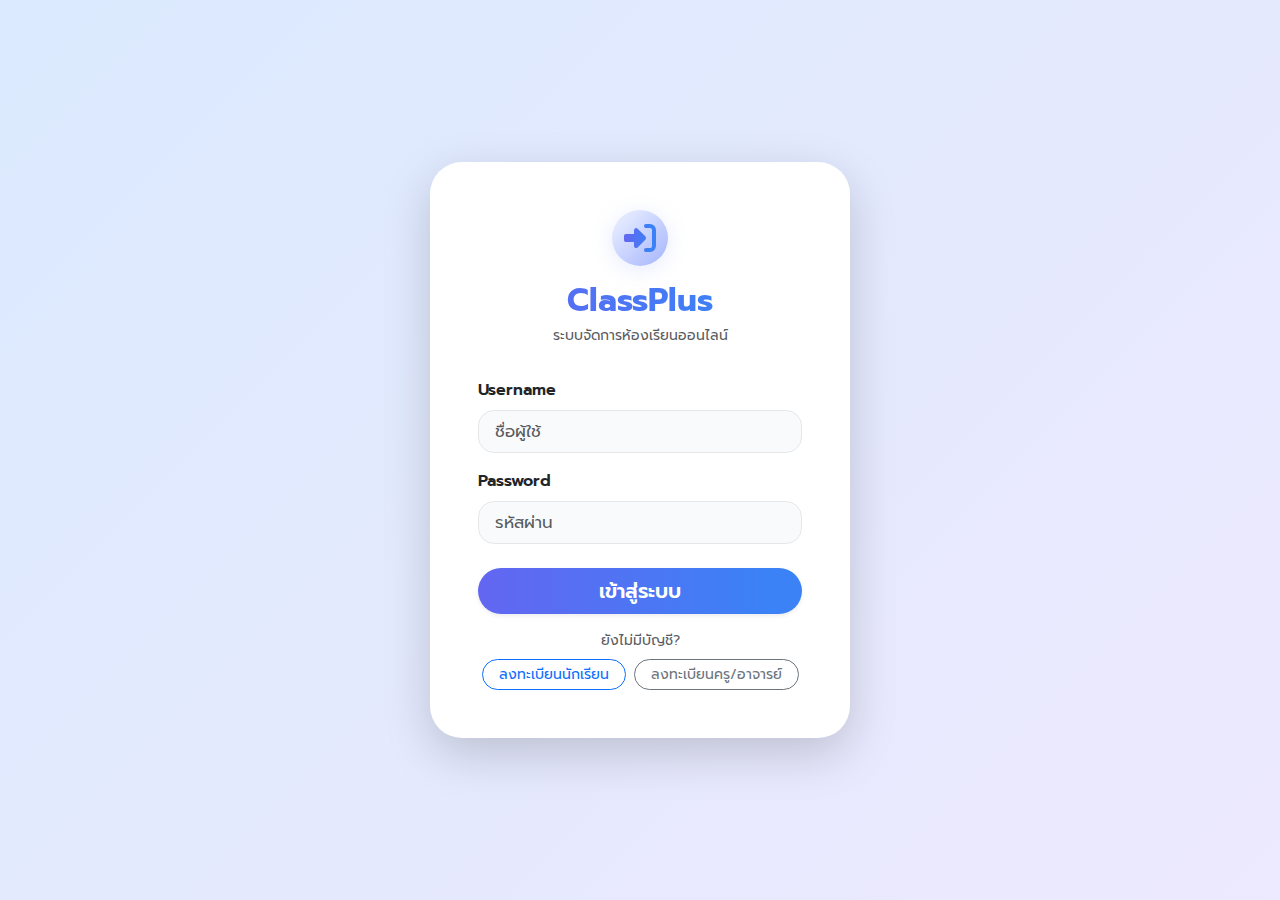
<file: index.html>
<!DOCTYPE html>
<html lang="th">

<head>
    <meta charset="UTF-8">
    <meta name="viewport" content="width=device-width, initial-scale=1">
    <title>ClassPlus | เข้าสู่ระบบ</title>
    <!-- Bootstrap 5 -->
    <link href="https://cdn.jsdelivr.net/npm/bootstrap@5.3.3/dist/css/bootstrap.min.css" rel="stylesheet">
    <!-- Google Font: Prompt -->
    <link href="https://fonts.googleapis.com/css2?family=Prompt:wght@400;600&display=swap" rel="stylesheet">
    <!-- Custom CSS -->
    <link href="assets/css/style.css" rel="stylesheet">
    <!-- [Option] ไอคอน FontAwesome -->
    <link rel="stylesheet" href="https://cdnjs.cloudflare.com/ajax/libs/font-awesome/6.5.0/css/all.min.css" />
</head>

<body class="bg-soft-gradient">
    <div class="container d-flex justify-content-center align-items-center min-vh-100">
        <div class="card p-5 shadow-lg rounded-5 soft-card w-100" style="max-width: 420px;">
            <div class="mb-4 text-center">
                <div class="icon-circle mb-3">
                    <i class="fa-solid fa-right-to-bracket fa-2x text-gradient"></i>
                </div>
                <h2 class="fw-bold mb-1 text-gradient">ClassPlus</h2>
                <div class="small text-muted mb-2">ระบบจัดการห้องเรียนออนไลน์</div>
            </div>
            <form id="loginForm" autocomplete="off" class="mb-3">
                <div class="mb-3">
                    <label for="username" class="form-label">Username</label>
                    <input type="text" class="form-control form-control-lg" id="username" name="username" required
                        placeholder="ชื่อผู้ใช้">
                </div>
                <div class="mb-3">
                    <label for="password" class="form-label">Password</label>
                    <input type="password" class="form-control form-control-lg" id="password" name="password" required
                        placeholder="รหัสผ่าน">
                </div>
                <button type="submit" class="btn btn-gradient btn-lg w-100 shadow-sm mt-2">เข้าสู่ระบบ</button>
            </form>
            <div class="text-center">
                <div class="mb-2 text-muted small">ยังไม่มีบัญชี?</div>
                <div class="d-flex gap-2 flex-column flex-md-row justify-content-center">
                    <a href="register-student.html"
                        class="btn btn-outline-primary btn-sm rounded-pill px-3">ลงทะเบียนนักเรียน</a>
                    <a href="register-teacher.html"
                        class="btn btn-outline-secondary btn-sm rounded-pill px-3">ลงทะเบียนครู/อาจารย์</a>
                </div>
            </div>
        </div>
    </div>
    <!-- Bootstrap 5 JS -->
    <script src="https://cdn.jsdelivr.net/npm/bootstrap@5.3.3/dist/js/bootstrap.bundle.min.js"></script>
    <!-- Custom JS -->
    <script src="assets/js/main.js"></script>
</body>

</html>
</file>
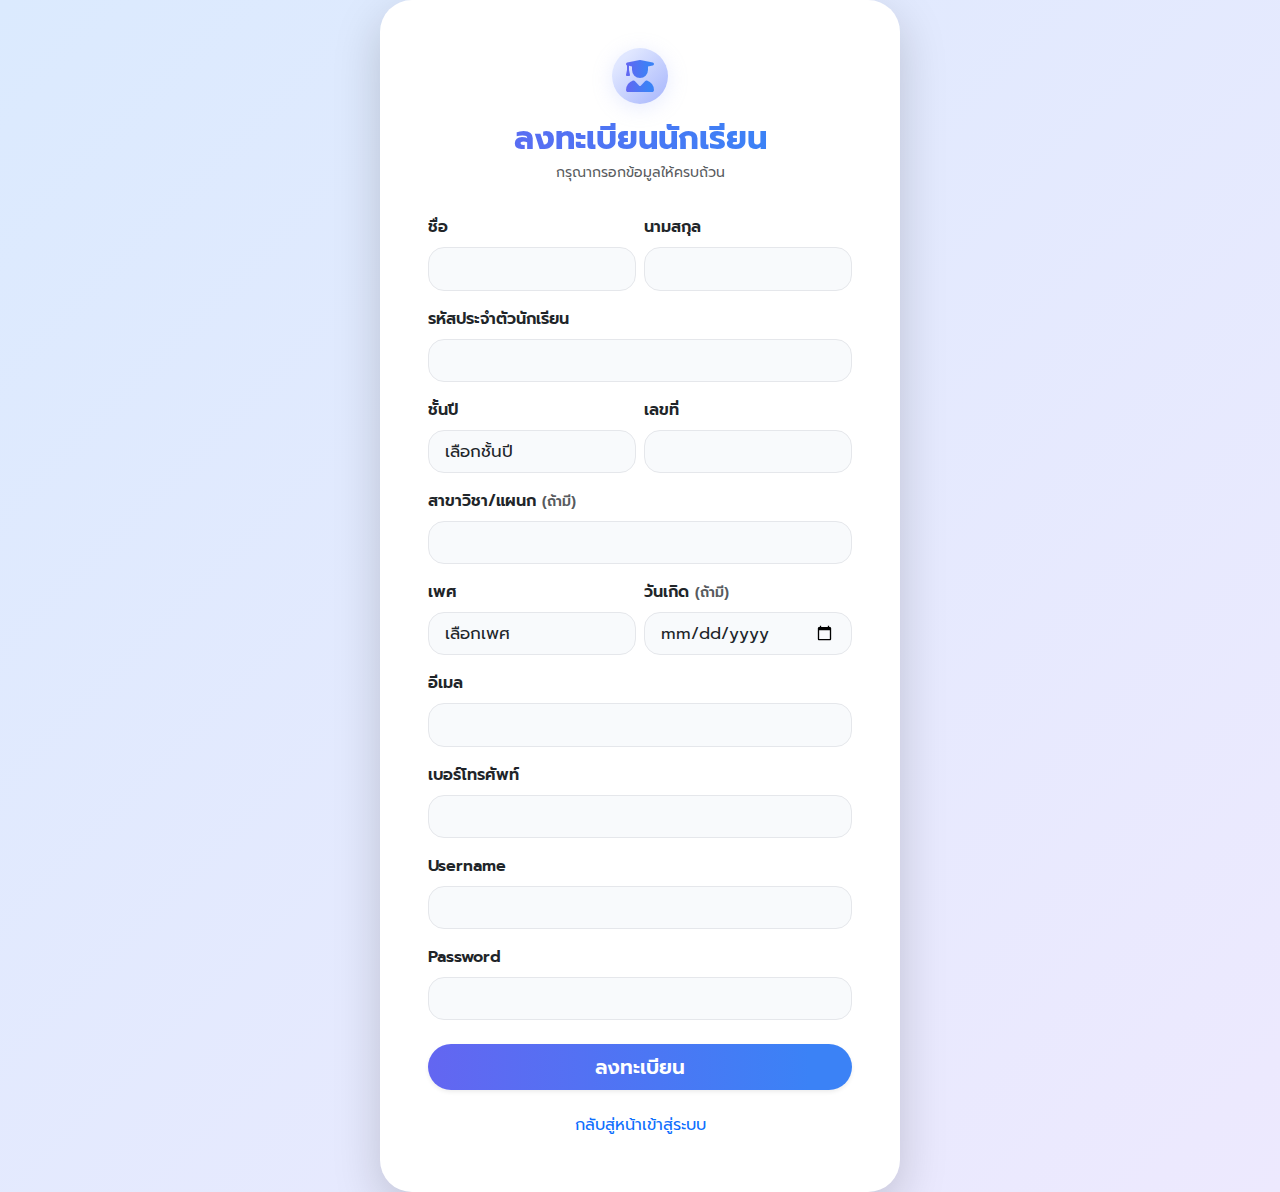
<file: register-student.html>
<!DOCTYPE html>
<html lang="th">

<head>
    <meta charset="UTF-8">
    <meta name="viewport" content="width=device-width, initial-scale=1">
    <title>ClassPlus | ลงทะเบียนนักเรียน</title>
    <!-- Bootstrap 5 -->
    <link href="https://cdn.jsdelivr.net/npm/bootstrap@5.3.3/dist/css/bootstrap.min.css" rel="stylesheet">
    <!-- Google Font: Prompt -->
    <link href="https://fonts.googleapis.com/css2?family=Prompt:wght@400;600&display=swap" rel="stylesheet">
    <!-- Custom CSS -->
    <link href="assets/css/style.css" rel="stylesheet">
    <!-- [Option] ใส่ไอคอน fontawesome -->
    <link rel="stylesheet" href="https://cdnjs.cloudflare.com/ajax/libs/font-awesome/6.5.0/css/all.min.css" />
</head>

<body class="bg-soft-gradient">
    <div class="container d-flex justify-content-center align-items-center min-vh-100">
        <div class="card p-5 shadow-lg rounded-5 soft-card w-100" style="max-width:520px;">
            <div class="mb-4 text-center">
                <div class="icon-circle mb-3">
                    <i class="fa-solid fa-user-graduate fa-2x text-gradient"></i>
                </div>
                <h2 class="fw-bold mb-1 text-gradient">ลงทะเบียนนักเรียน</h2>
                <div class="small text-muted mb-2">กรุณากรอกข้อมูลให้ครบถ้วน</div>
            </div>
            <form id="registerStudentForm" autocomplete="off">
                <div class="row g-2">
                    <div class="col-md-6 mb-3">
                        <label for="firstname" class="form-label">ชื่อ</label>
                        <input type="text" class="form-control form-control-lg" id="firstname" name="firstname"
                            required>
                    </div>
                    <div class="col-md-6 mb-3">
                        <label for="lastname" class="form-label">นามสกุล</label>
                        <input type="text" class="form-control form-control-lg" id="lastname" name="lastname" required>
                    </div>
                </div>
                <div class="mb-3">
                    <label for="studentId" class="form-label">รหัสประจำตัวนักเรียน</label>
                    <input type="text" class="form-control form-control-lg" id="studentId" name="studentId" required>
                </div>
                <div class="row g-2">
                    <div class="col-md-6 mb-3">
                        <label for="year" class="form-label">ชั้นปี</label>
                        <select class="form-select form-select-lg" id="year" name="year" required>
                            <option value="" selected disabled>เลือกชั้นปี</option>
                            <option>1</option>
                            <option>2</option>
                            <option>3</option>
                            <option>4</option>
                            <option>5</option>
                            <option>6</option>
                        </select>
                    </div>
                    <div class="col-md-6 mb-3">
                        <label for="roomNo" class="form-label">เลขที่</label>
                        <input type="number" min="1" class="form-control form-control-lg" id="roomNo" name="roomNo"
                            required>
                    </div>
                </div>
                <div class="mb-3">
                    <label for="department" class="form-label">สาขาวิชา/แผนก <span
                            class="text-muted small">(ถ้ามี)</span></label>
                    <input type="text" class="form-control form-control-lg" id="department" name="department">
                </div>
                <div class="row g-2">
                    <div class="col-md-6 mb-3">
                        <label for="gender" class="form-label">เพศ</label>
                        <select class="form-select form-select-lg" id="gender" name="gender">
                            <option value="" selected disabled>เลือกเพศ</option>
                            <option>ชาย</option>
                            <option>หญิง</option>
                            <option>อื่น ๆ</option>
                            <option>ไม่ระบุ</option>
                        </select>
                    </div>
                    <div class="col-md-6 mb-3">
                        <label for="birthdate" class="form-label">วันเกิด <span
                                class="text-muted small">(ถ้ามี)</span></label>
                        <input type="date" class="form-control form-control-lg" id="birthdate" name="birthdate">
                    </div>
                </div>
                <div class="mb-3">
                    <label for="email" class="form-label">อีเมล</label>
                    <input type="email" class="form-control form-control-lg" id="email" name="email" required>
                </div>
                <div class="mb-3">
                    <label for="phone" class="form-label">เบอร์โทรศัพท์</label>
                    <input type="tel" class="form-control form-control-lg" id="phone" name="phone"
                        pattern="^[0-9]{9,10}$" maxlength="10" required>
                </div>
                <div class="mb-3">
                    <label for="username" class="form-label">Username</label>
                    <input type="text" class="form-control form-control-lg" id="username" name="username" required>
                </div>
                <div class="mb-3">
                    <label for="password" class="form-label">Password</label>
                    <input type="password" class="form-control form-control-lg" id="password" name="password" required
                        minlength="6">
                </div>
                <button type="submit" class="btn btn-gradient btn-lg w-100 shadow-sm mt-2">ลงทะเบียน</button>
            </form>
            <div class="text-center mt-3">
                <a href="index.html" class="btn btn-link text-decoration-none">กลับสู่หน้าเข้าสู่ระบบ</a>
            </div>
        </div>
    </div>
    <script src="https://cdn.jsdelivr.net/npm/bootstrap@5.3.3/dist/js/bootstrap.bundle.min.js"></script>
    <script src="assets/js/register-student.js"></script>
</body>

</html>
</file>
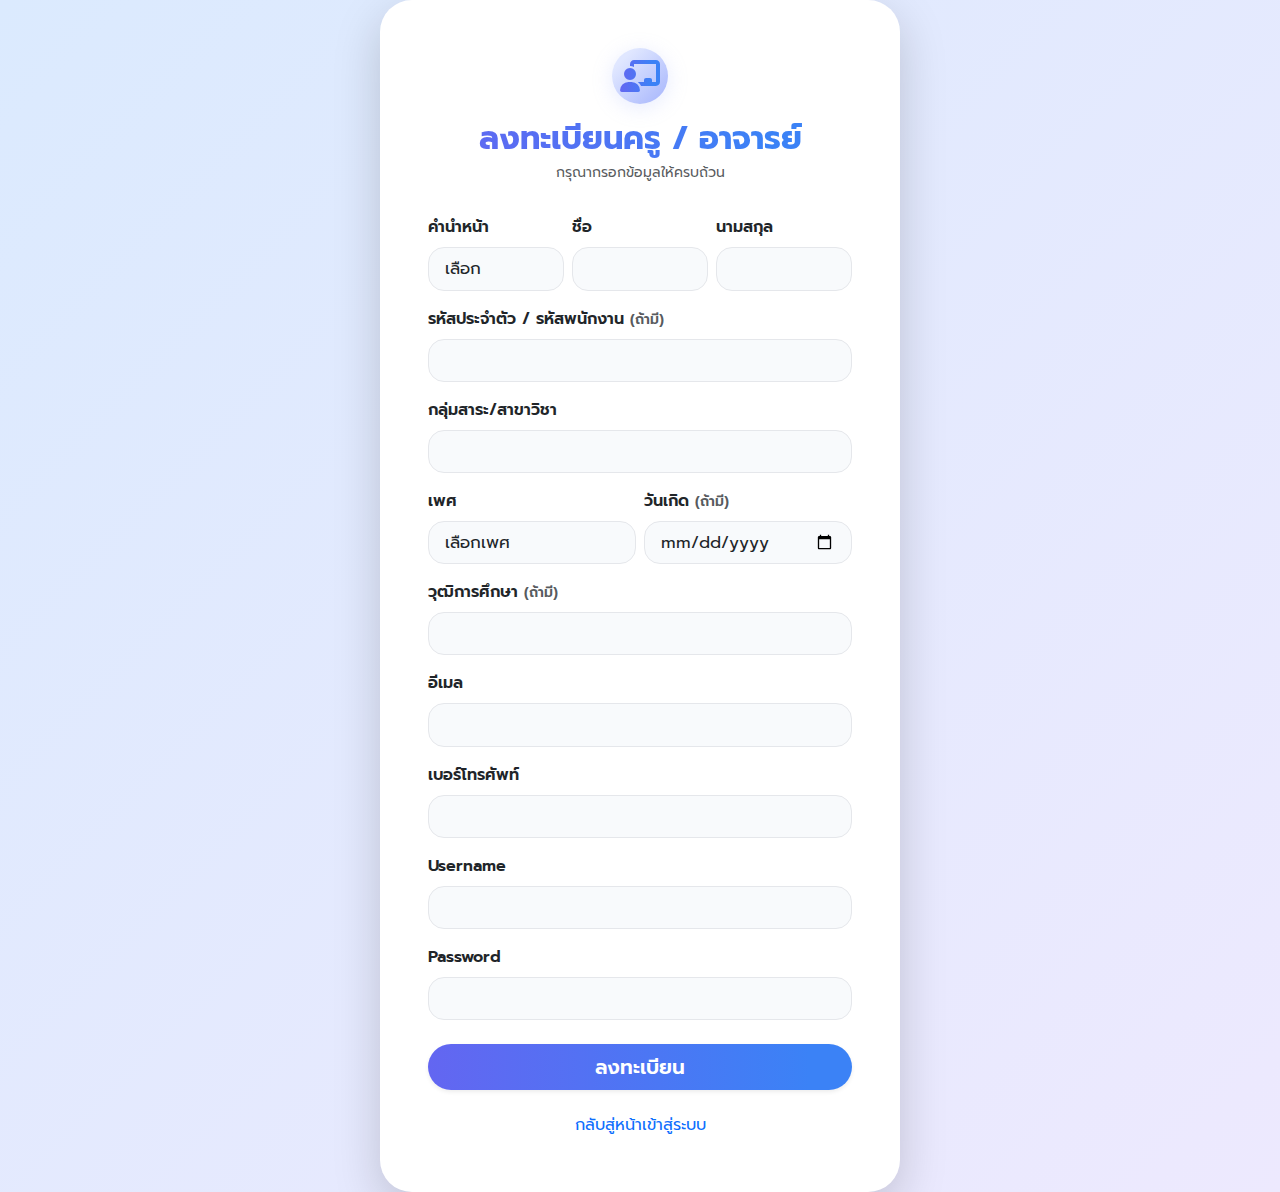
<file: register-teacher.html>
<!DOCTYPE html>
<html lang="th">

<head>
    <meta charset="UTF-8">
    <meta name="viewport" content="width=device-width, initial-scale=1">
    <title>ClassPlus | ลงทะเบียนครู/อาจารย์</title>
    <!-- Bootstrap 5 -->
    <link href="https://cdn.jsdelivr.net/npm/bootstrap@5.3.3/dist/css/bootstrap.min.css" rel="stylesheet">
    <!-- Google Font: Prompt -->
    <link href="https://fonts.googleapis.com/css2?family=Prompt:wght@400;600&display=swap" rel="stylesheet">
    <!-- Custom CSS -->
    <link href="assets/css/style.css" rel="stylesheet">
    <!-- ไอคอน FontAwesome -->
    <link rel="stylesheet" href="https://cdnjs.cloudflare.com/ajax/libs/font-awesome/6.5.0/css/all.min.css" />
</head>

<body class="bg-soft-gradient">
    <div class="container d-flex justify-content-center align-items-center min-vh-100">
        <div class="card p-5 shadow-lg rounded-5 soft-card w-100" style="max-width:520px;">
            <div class="mb-4 text-center">
                <div class="icon-circle mb-3">
                    <i class="fa-solid fa-chalkboard-user fa-2x text-gradient"></i>
                </div>
                <h2 class="fw-bold mb-1 text-gradient">ลงทะเบียนครู / อาจารย์</h2>
                <div class="small text-muted mb-2">กรุณากรอกข้อมูลให้ครบถ้วน</div>
            </div>
            <form id="registerTeacherForm" autocomplete="off">
                <div class="row g-2">
                    <div class="col-md-4 mb-3">
                        <label for="prefix" class="form-label">คำนำหน้า</label>
                        <select class="form-select form-select-lg" id="prefix" name="prefix" required>
                            <option value="" selected disabled>เลือก</option>
                            <option>อ.</option>
                            <option>ดร.</option>
                            <option>นาย</option>
                            <option>นาง</option>
                            <option>นางสาว</option>
                            <option>Mr.</option>
                            <option>Ms.</option>
                            <option>Dr.</option>
                            <option>อื่น ๆ</option>
                        </select>
                    </div>
                    <div class="col-md-4 mb-3">
                        <label for="firstname" class="form-label">ชื่อ</label>
                        <input type="text" class="form-control form-control-lg" id="firstname" name="firstname"
                            required>
                    </div>
                    <div class="col-md-4 mb-3">
                        <label for="lastname" class="form-label">นามสกุล</label>
                        <input type="text" class="form-control form-control-lg" id="lastname" name="lastname" required>
                    </div>
                </div>
                <div class="mb-3">
                    <label for="teacherId" class="form-label">รหัสประจำตัว / รหัสพนักงาน <span
                            class="text-muted small">(ถ้ามี)</span></label>
                    <input type="text" class="form-control form-control-lg" id="teacherId" name="teacherId">
                </div>
                <div class="mb-3">
                    <label for="department" class="form-label">กลุ่มสาระ/สาขาวิชา</label>
                    <input type="text" class="form-control form-control-lg" id="department" name="department" required>
                </div>
                <div class="row g-2">
                    <div class="col-md-6 mb-3">
                        <label for="gender" class="form-label">เพศ</label>
                        <select class="form-select form-select-lg" id="gender" name="gender">
                            <option value="" selected disabled>เลือกเพศ</option>
                            <option>ชาย</option>
                            <option>หญิง</option>
                            <option>อื่น ๆ</option>
                            <option>ไม่ระบุ</option>
                        </select>
                    </div>
                    <div class="col-md-6 mb-3">
                        <label for="birthdate" class="form-label">วันเกิด <span
                                class="text-muted small">(ถ้ามี)</span></label>
                        <input type="date" class="form-control form-control-lg" id="birthdate" name="birthdate">
                    </div>
                </div>
                <div class="mb-3">
                    <label for="education" class="form-label">วุฒิการศึกษา <span
                            class="text-muted small">(ถ้ามี)</span></label>
                    <input type="text" class="form-control form-control-lg" id="education" name="education">
                </div>
                <div class="mb-3">
                    <label for="email" class="form-label">อีเมล</label>
                    <input type="email" class="form-control form-control-lg" id="email" name="email" required>
                </div>
                <div class="mb-3">
                    <label for="phone" class="form-label">เบอร์โทรศัพท์</label>
                    <input type="tel" class="form-control form-control-lg" id="phone" name="phone"
                        pattern="^[0-9]{9,10}$" maxlength="10" required>
                </div>
                <div class="mb-3">
                    <label for="username" class="form-label">Username</label>
                    <input type="text" class="form-control form-control-lg" id="username" name="username" required>
                </div>
                <div class="mb-3">
                    <label for="password" class="form-label">Password</label>
                    <input type="password" class="form-control form-control-lg" id="password" name="password" required
                        minlength="6">
                </div>
                <button type="submit" class="btn btn-gradient btn-lg w-100 shadow-sm mt-2">ลงทะเบียน</button>
            </form>
            <div class="text-center mt-3">
                <a href="index.html" class="btn btn-link text-decoration-none">กลับสู่หน้าเข้าสู่ระบบ</a>
            </div>
        </div>
    </div>
    <script src="https://cdn.jsdelivr.net/npm/bootstrap@5.3.3/dist/js/bootstrap.bundle.min.js"></script>
    <script src="assets/js/register-teacher.js"></script>
</body>

</html>
</file>
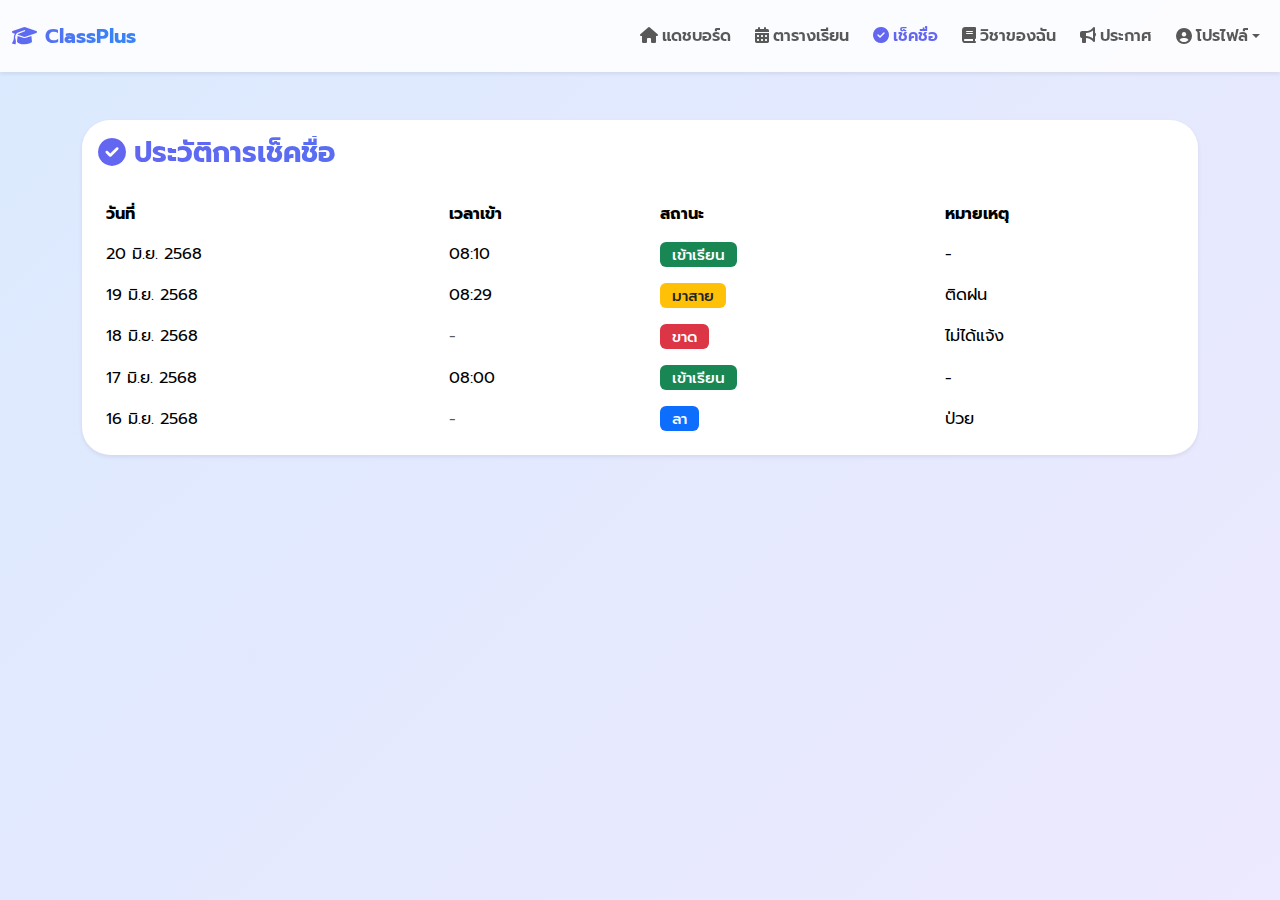
<file: student-attendance.html>
<!DOCTYPE html>
<html lang="th">

<head>
    <meta charset="UTF-8">
    <meta name="viewport" content="width=device-width, initial-scale=1">
    <title>ClassPlus | เช็คชื่อ</title>
    <link href="https://cdn.jsdelivr.net/npm/bootstrap@5.3.3/dist/css/bootstrap.min.css" rel="stylesheet">
    <link href="https://fonts.googleapis.com/css2?family=Prompt:wght@400;600&display=swap" rel="stylesheet">
    <link href="assets/css/student-dashboard.css" rel="stylesheet">
    <link rel="stylesheet" href="https://cdnjs.cloudflare.com/ajax/libs/font-awesome/6.5.0/css/all.min.css" />
</head>

<body class="bg-soft-gradient">

    <!-- Navbar -->
    <nav class="navbar navbar-expand-lg navbar-light soft-navbar shadow-sm py-3">
        <div class="container-fluid">
            <a class="navbar-brand text-gradient fw-bold" href="#">
                <i class="fa-solid fa-graduation-cap me-2"></i>ClassPlus
            </a>
            <button class="navbar-toggler" type="button" data-bs-toggle="collapse" data-bs-target="#navbarStudent"
                aria-controls="navbarStudent" aria-expanded="false" aria-label="Toggle navigation">
                <span class="navbar-toggler-icon"></span>
            </button>
            <div class="collapse navbar-collapse" id="navbarStudent">
                <ul class="navbar-nav ms-auto mb-2 mb-lg-0 align-items-lg-center gap-lg-2">
                    <li class="nav-item">
                        <a class="nav-link" href="student-dashboard.html"><i
                                class="fa-solid fa-home me-1"></i>แดชบอร์ด</a>
                    </li>
                    <li class="nav-item">
                        <a class="nav-link" href="student-schedule.html"><i
                                class="fa-solid fa-calendar-days me-1"></i>ตารางเรียน</a>
                    </li>
                    <li class="nav-item">
                        <a class="nav-link active" href="student-attendance.html"><i
                                class="fa-solid fa-check-circle me-1"></i>เช็คชื่อ</a>
                    </li>
                    <li class="nav-item">
                        <a class="nav-link" href="student-subjects.html"><i
                                class="fa-solid fa-book me-1"></i>วิชาของฉัน</a>
                    </li>
                    <li class="nav-item">
                        <a class="nav-link" href="student-announcements.html"><i
                                class="fa-solid fa-bullhorn me-1"></i>ประกาศ</a>
                    </li>
                    <li class="nav-item dropdown">
                        <a class="nav-link dropdown-toggle d-flex align-items-center" href="#" id="profileMenu"
                            role="button" data-bs-toggle="dropdown" aria-expanded="false">
                            <i class="fa-solid fa-user-circle me-1"></i>โปรไฟล์
                        </a>
                        <ul class="dropdown-menu dropdown-menu-end" aria-labelledby="profileMenu">
                            <li><a class="dropdown-item" href="student-profile.html"><i
                                        class="fa-solid fa-id-card me-1"></i>ข้อมูลส่วนตัว</a></li>
                            <li>
                                <hr class="dropdown-divider">
                            </li>
                            <li><a class="dropdown-item text-danger" href="index.html"><i
                                        class="fa-solid fa-right-from-bracket me-1"></i>ออกจากระบบ</a></li>
                        </ul>
                    </li>
                </ul>
            </div>
        </div>
    </nav>

    <main class="container py-5">
        <div class="row">
            <div class="col-12">
                <div class="card soft-card shadow-sm">
                    <div class="card-body">
                        <h3 class="text-gradient fw-bold mb-4"><i
                                class="fa-solid fa-check-circle me-2"></i>ประวัติการเช็คชื่อ</h3>
                        <div class="table-responsive">
                            <table class="table table-borderless align-middle mb-0">
                                <thead>
                                    <tr>
                                        <th>วันที่</th>
                                        <th>เวลาเข้า</th>
                                        <th>สถานะ</th>
                                        <th>หมายเหตุ</th>
                                    </tr>
                                </thead>
                                <tbody id="attendanceTable">
                                    <!-- JS render -->
                                </tbody>
                            </table>
                        </div>
                    </div>
                </div>
            </div>
        </div>
    </main>
    <script src="https://cdn.jsdelivr.net/npm/bootstrap@5.3.3/dist/js/bootstrap.bundle.min.js"></script>
    <script src="assets/js/student-attendance.js"></script>
</body>

</html>
</file>
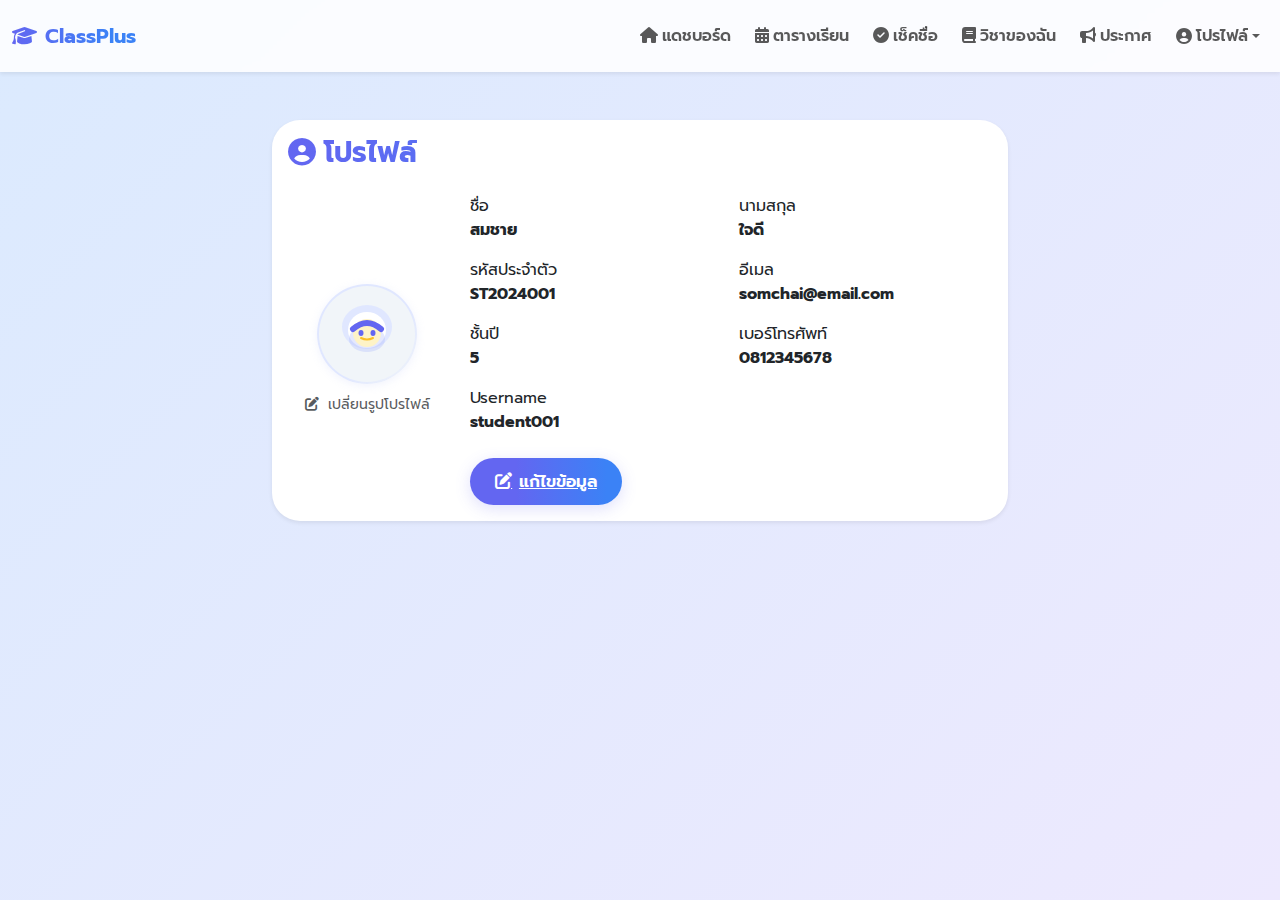
<file: student-profile.html>
<!DOCTYPE html>
<html lang="th">

<head>
    <meta charset="UTF-8">
    <meta name="viewport" content="width=device-width, initial-scale=1">
    <title>ClassPlus | โปรไฟล์นักเรียน</title>
    <link href="https://cdn.jsdelivr.net/npm/bootstrap@5.3.3/dist/css/bootstrap.min.css" rel="stylesheet">
    <link href="https://fonts.googleapis.com/css2?family=Prompt:wght@400;600&display=swap" rel="stylesheet">
    <link href="assets/css/student-dashboard.css" rel="stylesheet">
    <link rel="stylesheet" href="https://cdnjs.cloudflare.com/ajax/libs/font-awesome/6.5.0/css/all.min.css" />
    <style>
        .avatar-svg {
            display: inline-block;
            width: 100px;
            height: 100px;
            border-radius: 50%;
            background: linear-gradient(135deg, #e0e7ff 60%, #f1f5f9 100%);
            box-shadow: 0 2px 8px #b6c1f530;
            overflow: hidden;
            margin-bottom: 6px;
        }

        .avatar-upload {
            display: flex;
            justify-content: center;
            align-items: center;
            cursor: pointer;
            transition: filter .2s;
        }

        .avatar-upload:hover {
            filter: brightness(0.93);
        }

        .edit-btn {
            display: inline-flex;
            align-items: center;
            gap: 0.4em;
            background: linear-gradient(90deg, #6366f1 30%, #3b82f6 90%);
            color: #fff !important;
            border: none;
            border-radius: 2em;
            font-weight: 600;
            padding: .65em 1.5em;
            font-size: 1.05em;
            box-shadow: 0 4px 16px #6366f133;
            transition: background 0.19s, box-shadow 0.19s, transform 0.13s;
        }

        .edit-btn:hover,
        .edit-btn:focus {
            background: linear-gradient(90deg, #3b82f6 30%, #6366f1 90%);
            box-shadow: 0 6px 22px #6366f12a;
            color: #fff;
            transform: translateY(-1px) scale(1.04);
            text-decoration: none;
        }
    </style>
</head>

<body class="bg-soft-gradient">

    <!-- Navbar -->
    <nav class="navbar navbar-expand-lg navbar-light soft-navbar shadow-sm py-3">
        <div class="container-fluid">
            <a class="navbar-brand text-gradient fw-bold" href="#">
                <i class="fa-solid fa-graduation-cap me-2"></i>ClassPlus
            </a>
            <button class="navbar-toggler" type="button" data-bs-toggle="collapse" data-bs-target="#navbarStudent"
                aria-controls="navbarStudent" aria-expanded="false" aria-label="Toggle navigation">
                <span class="navbar-toggler-icon"></span>
            </button>
            <div class="collapse navbar-collapse" id="navbarStudent">
                <ul class="navbar-nav ms-auto mb-2 mb-lg-0 align-items-lg-center gap-lg-2">
                    <li class="nav-item">
                        <a class="nav-link" href="student-dashboard.html"><i
                                class="fa-solid fa-home me-1"></i>แดชบอร์ด</a>
                    </li>
                    <li class="nav-item">
                        <a class="nav-link" href="student-schedule.html"><i
                                class="fa-solid fa-calendar-days me-1"></i>ตารางเรียน</a>
                    </li>
                    <li class="nav-item">
                        <a class="nav-link" href="student-attendance.html"><i
                                class="fa-solid fa-check-circle me-1"></i>เช็คชื่อ</a>
                    </li>
                    <li class="nav-item">
                        <a class="nav-link" href="student-subjects.html"><i
                                class="fa-solid fa-book me-1"></i>วิชาของฉัน</a>
                    </li>
                    <li class="nav-item">
                        <a class="nav-link" href="student-announcements.html"><i
                                class="fa-solid fa-bullhorn me-1"></i>ประกาศ</a>
                    </li>
                    <li class="nav-item dropdown">
                        <a class="nav-link dropdown-toggle d-flex align-items-center" href="#" id="profileMenu"
                            role="button" data-bs-toggle="dropdown" aria-expanded="false">
                            <i class="fa-solid fa-user-circle me-1"></i>โปรไฟล์
                        </a>
                        <ul class="dropdown-menu dropdown-menu-end" aria-labelledby="profileMenu">
                            <li><a class="dropdown-item" href="student-profile.html"><i
                                        class="fa-solid fa-id-card me-1"></i>ข้อมูลส่วนตัว</a></li>
                            <li>
                                <hr class="dropdown-divider">
                            </li>
                            <li><a class="dropdown-item text-danger" href="index.html"><i
                                        class="fa-solid fa-right-from-bracket me-1"></i>ออกจากระบบ</a></li>
                        </ul>
                    </li>
                </ul>
            </div>
        </div>
    </nav>

    <main class="container py-5">
        <div class="row justify-content-center">
            <div class="col-lg-8">
                <div class="card soft-card shadow-sm">
                    <div class="card-body">
                        <h3 class="text-gradient fw-bold mb-4"><i class="fa-solid fa-user-circle me-2"></i>โปรไฟล์</h3>
                        <div class="row g-4 align-items-center">
                            <div class="col-md-3 text-center">
                                <label class="avatar-upload" title="เปลี่ยนรูปโปรไฟล์">
                                    <!-- SVG Avatar -->
                                    <span class="avatar-svg">
                                        <svg viewBox="0 0 100 100" width="100" height="100" fill="none">
                                            <circle cx="50" cy="50" r="48" fill="#f1f5f9" />
                                            <ellipse cx="50" cy="43" rx="25" ry="22" fill="#e0e7ff" />
                                            <ellipse cx="50" cy="46" rx="19" ry="18" fill="#fff" />
                                            <ellipse cx="50" cy="55" rx="18" ry="13" fill="#a5b4fc"
                                                fill-opacity=".30" />
                                            <!-- Face -->
                                            <ellipse cx="50" cy="49" rx="14" ry="14" fill="#fef3c7" />
                                            <!-- Eyes -->
                                            <ellipse cx="44" cy="49" rx="2.5" ry="3" fill="#6366f1" />
                                            <ellipse cx="56" cy="49" rx="2.5" ry="3" fill="#6366f1" />
                                            <!-- Smile -->
                                            <path d="M44 54 Q50 57,56 54" stroke="#fbbf24" stroke-width="2" fill="none"
                                                stroke-linecap="round" />
                                            <!-- Hair -->
                                            <path d="M36 45 Q50 33,64 45" stroke="#6366f1" stroke-width="6"
                                                stroke-linecap="round" />
                                        </svg>
                                    </span>
                                </label>
                                <div class="text-muted small mt-1">
                                    <i class="fa-solid fa-pen-to-square me-1"></i>
                                    เปลี่ยนรูปโปรไฟล์
                                </div>
                            </div>
                            <div class="col-md-9">
                                <div class="row g-3">
                                    <div class="col-md-6">
                                        <label class="form-label mb-0">ชื่อ</label>
                                        <div id="pfName" class="fw-bold">สมชาย</div>
                                    </div>
                                    <div class="col-md-6">
                                        <label class="form-label mb-0">นามสกุล</label>
                                        <div id="pfSurname" class="fw-bold">ใจดี</div>
                                    </div>
                                    <div class="col-md-6">
                                        <label class="form-label mb-0">รหัสประจำตัว</label>
                                        <div id="pfStudentId" class="fw-bold">ST2024001</div>
                                    </div>
                                    <div class="col-md-6">
                                        <label class="form-label mb-0">อีเมล</label>
                                        <div id="pfEmail" class="fw-bold">somchai@email.com</div>
                                    </div>
                                    <div class="col-md-6">
                                        <label class="form-label mb-0">ชั้นปี</label>
                                        <div id="pfYear" class="fw-bold">5</div>
                                    </div>
                                    <div class="col-md-6">
                                        <label class="form-label mb-0">เบอร์โทรศัพท์</label>
                                        <div id="pfPhone" class="fw-bold">0812345678</div>
                                    </div>
                                    <div class="col-md-12">
                                        <label class="form-label mb-0">Username</label>
                                        <div id="pfUsername" class="fw-bold">student001</div>
                                    </div>
                                </div>
                                <div class="mt-4">
                                    <a href="#" class="edit-btn">
                                        <i class="fa-solid fa-pen-to-square"></i> แก้ไขข้อมูล
                                    </a>
                                </div>
                            </div>
                        </div>
                    </div>
                </div>
            </div>
        </div>
    </main>
    <script src="https://cdn.jsdelivr.net/npm/bootstrap@5.3.3/dist/js/bootstrap.bundle.min.js"></script>
    <script src="assets/js/student-profile.js"></script>
</body>

</html>
</file>
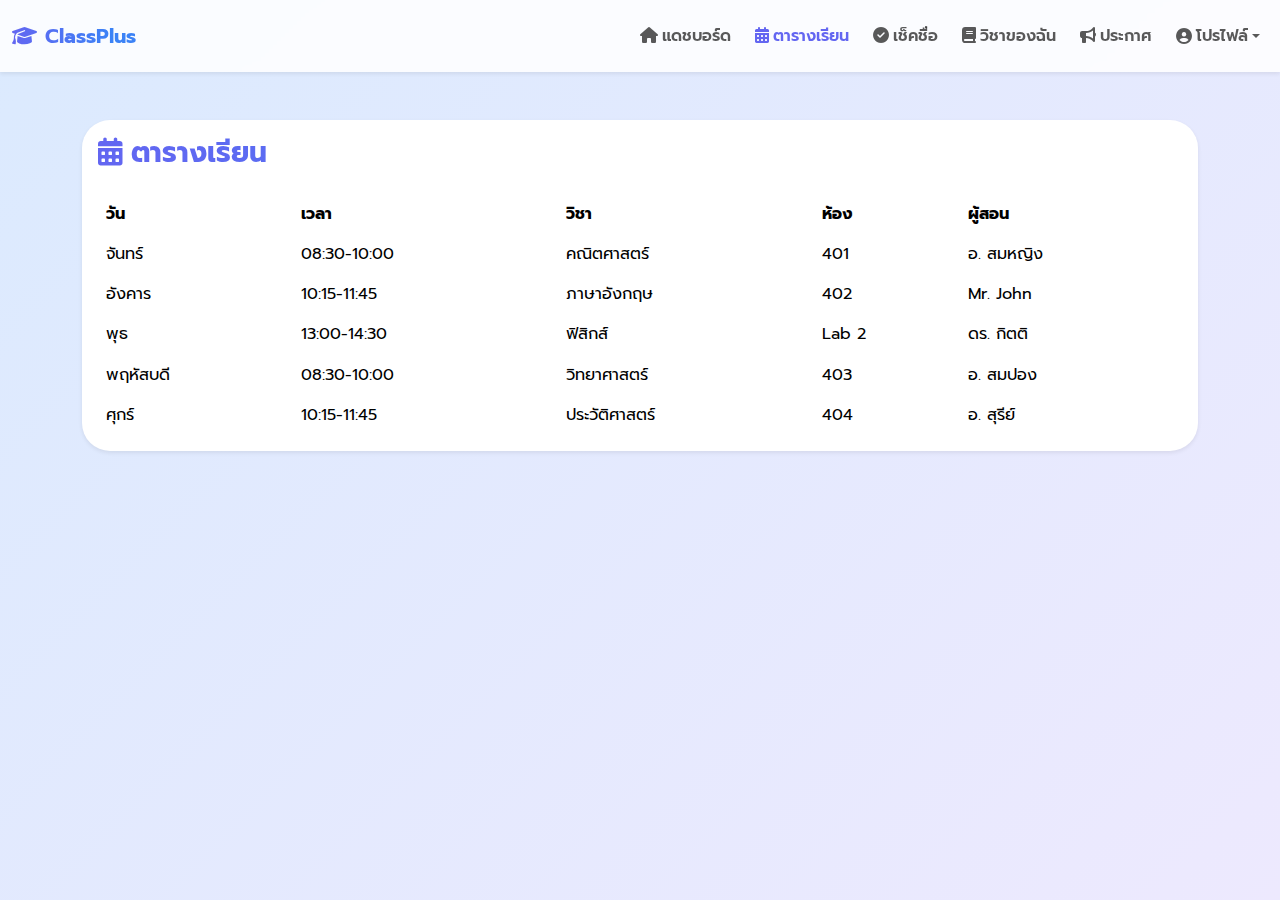
<file: student-schedule.html>
<!DOCTYPE html>
<html lang="th">

<head>
    <meta charset="UTF-8">
    <meta name="viewport" content="width=device-width, initial-scale=1">
    <title>ClassPlus | ตารางเรียน</title>
    <link href="https://cdn.jsdelivr.net/npm/bootstrap@5.3.3/dist/css/bootstrap.min.css" rel="stylesheet">
    <link href="https://fonts.googleapis.com/css2?family=Prompt:wght@400;600&display=swap" rel="stylesheet">
    <link href="assets/css/student-dashboard.css" rel="stylesheet">
    <link rel="stylesheet" href="https://cdnjs.cloudflare.com/ajax/libs/font-awesome/6.5.0/css/all.min.css" />
</head>

<body class="bg-soft-gradient">

    <!-- Navbar -->
    <nav class="navbar navbar-expand-lg navbar-light soft-navbar shadow-sm py-3">
        <div class="container-fluid">
            <a class="navbar-brand text-gradient fw-bold" href="#">
                <i class="fa-solid fa-graduation-cap me-2"></i>ClassPlus
            </a>
            <button class="navbar-toggler" type="button" data-bs-toggle="collapse" data-bs-target="#navbarStudent"
                aria-controls="navbarStudent" aria-expanded="false" aria-label="Toggle navigation">
                <span class="navbar-toggler-icon"></span>
            </button>
            <div class="collapse navbar-collapse" id="navbarStudent">
                <ul class="navbar-nav ms-auto mb-2 mb-lg-0 align-items-lg-center gap-lg-2">
                    <li class="nav-item">
                        <a class="nav-link" href="student-dashboard.html"><i
                                class="fa-solid fa-home me-1"></i>แดชบอร์ด</a>
                    </li>
                    <li class="nav-item">
                        <a class="nav-link active" href="student-schedule.html"><i
                                class="fa-solid fa-calendar-days me-1"></i>ตารางเรียน</a>
                    </li>
                    <li class="nav-item">
                        <a class="nav-link" href="student-attendance.html"><i
                                class="fa-solid fa-check-circle me-1"></i>เช็คชื่อ</a>
                    </li>
                    <li class="nav-item">
                        <a class="nav-link" href="student-subjects.html"><i
                                class="fa-solid fa-book me-1"></i>วิชาของฉัน</a>
                    </li>
                    <li class="nav-item">
                        <a class="nav-link" href="student-announcements.html"><i
                                class="fa-solid fa-bullhorn me-1"></i>ประกาศ</a>
                    </li>
                    <li class="nav-item dropdown">
                        <a class="nav-link dropdown-toggle d-flex align-items-center" href="#" id="profileMenu"
                            role="button" data-bs-toggle="dropdown" aria-expanded="false">
                            <i class="fa-solid fa-user-circle me-1"></i>โปรไฟล์
                        </a>
                        <ul class="dropdown-menu dropdown-menu-end" aria-labelledby="profileMenu">
                            <li><a class="dropdown-item" href="student-profile.html"><i
                                        class="fa-solid fa-id-card me-1"></i>ข้อมูลส่วนตัว</a></li>
                            <li>
                                <hr class="dropdown-divider">
                            </li>
                            <li><a class="dropdown-item text-danger" href="index.html"><i
                                        class="fa-solid fa-right-from-bracket me-1"></i>ออกจากระบบ</a></li>
                        </ul>
                    </li>
                </ul>
            </div>
        </div>
    </nav>

    <main class="container py-5">
        <div class="row">
            <div class="col-12">
                <div class="card soft-card shadow-sm">
                    <div class="card-body">
                        <h3 class="text-gradient fw-bold mb-4"><i class="fa-solid fa-calendar-days me-2"></i>ตารางเรียน
                        </h3>
                        <div class="table-responsive">
                            <table class="table align-middle table-borderless table-schedule mb-0">
                                <thead>
                                    <tr>
                                        <th>วัน</th>
                                        <th>เวลา</th>
                                        <th>วิชา</th>
                                        <th>ห้อง</th>
                                        <th>ผู้สอน</th>
                                    </tr>
                                </thead>
                                <tbody id="scheduleTable">
                                    <!-- JS Render -->
                                </tbody>
                            </table>
                        </div>
                    </div>
                </div>
            </div>
        </div>
    </main>
    <script src="https://cdn.jsdelivr.net/npm/bootstrap@5.3.3/dist/js/bootstrap.bundle.min.js"></script>
    <script src="assets/js/student-schedule.js"></script>
</body>

</html>
</file>
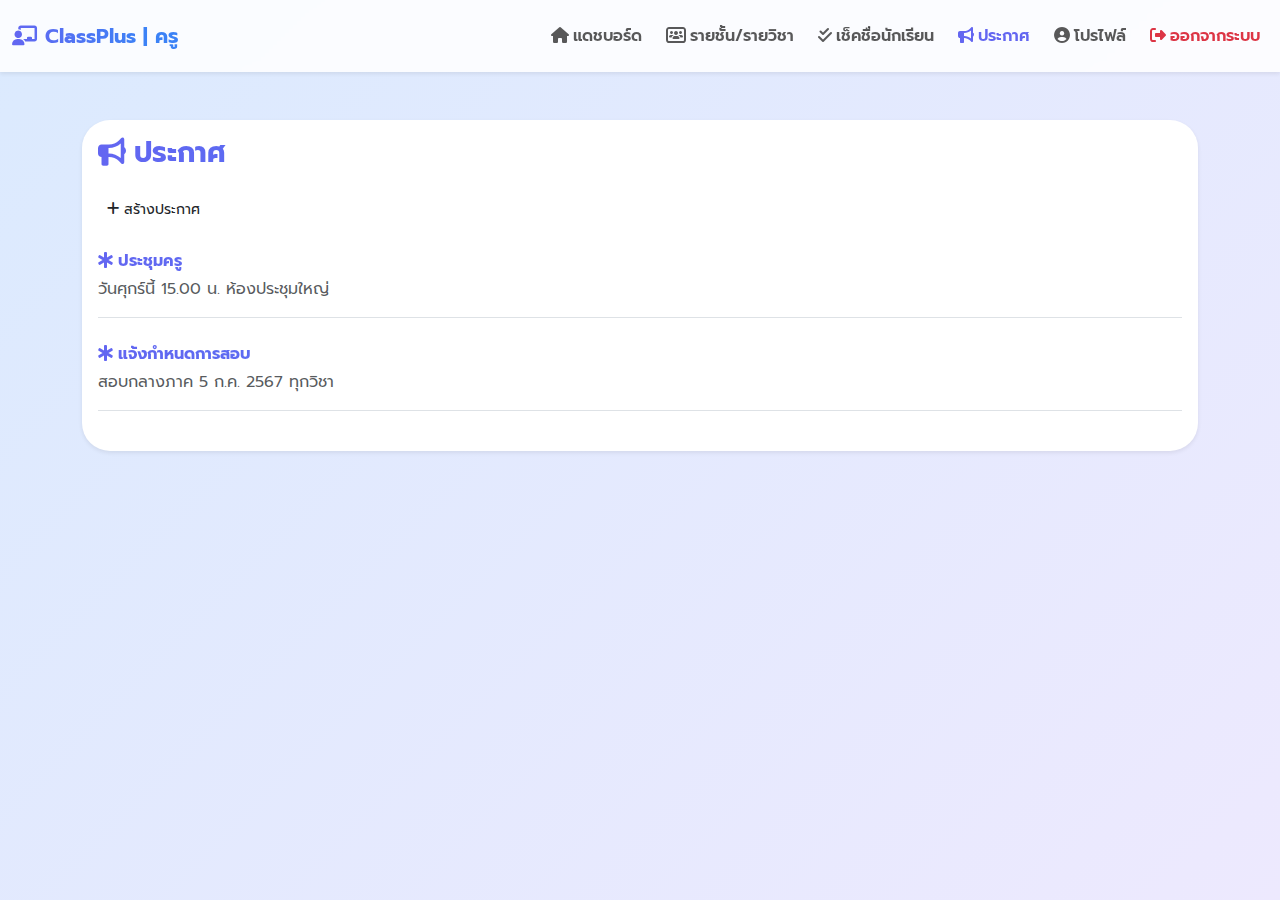
<file: teacher-announcements.html>
<!DOCTYPE html>
<html lang="th">

<head>
    <meta charset="UTF-8">
    <meta name="viewport" content="width=device-width, initial-scale=1">
    <title>ClassPlus | ประกาศ</title>
    <link href="https://cdn.jsdelivr.net/npm/bootstrap@5.3.3/dist/css/bootstrap.min.css" rel="stylesheet">
    <link href="https://fonts.googleapis.com/css2?family=Prompt:wght@400;600&display=swap" rel="stylesheet">
    <link href="assets/css/teacher-dashboard.css" rel="stylesheet">
    <link rel="stylesheet" href="https://cdnjs.cloudflare.com/ajax/libs/font-awesome/6.5.0/css/all.min.css" />
</head>

<body class="bg-soft-gradient">
    <!-- Navbar -->
    <nav class="navbar navbar-expand-lg navbar-light soft-navbar shadow-sm py-3">
        <div class="container-fluid">
            <a class="navbar-brand text-gradient fw-bold" href="#">
                <i class="fa-solid fa-chalkboard-user me-2"></i>ClassPlus | ครู
            </a>
            <button class="navbar-toggler" type="button" data-bs-toggle="collapse" data-bs-target="#navbarTeacher"
                aria-controls="navbarTeacher" aria-expanded="false" aria-label="Toggle navigation">
                <span class="navbar-toggler-icon"></span>
            </button>
            <div class="collapse navbar-collapse" id="navbarTeacher">
                <ul class="navbar-nav ms-auto mb-2 mb-lg-0 align-items-lg-center gap-lg-2">
                    <li class="nav-item">
                        <a class="nav-link" href="teacher-dashboard.html"><i
                                class="fa-solid fa-home me-1"></i>แดชบอร์ด</a>
                    </li>
                    <li class="nav-item">
                        <a class="nav-link" href="teacher-classes.html"><i
                                class="fa-solid fa-users-rectangle me-1"></i>รายชั้น/รายวิชา</a>
                    </li>
                    <li class="nav-item">
                        <a class="nav-link" href="teacher-attendance.html"><i
                                class="fa-solid fa-check-double me-1"></i>เช็คชื่อนักเรียน</a>
                    </li>
                    <li class="nav-item">
                        <a class="nav-link active" href="teacher-announcements.html"><i
                                class="fa-solid fa-bullhorn me-1"></i>ประกาศ</a>
                    </li>
                    <li class="nav-item">
                        <a class="nav-link" href="teacher-profile.html"><i
                                class="fa-solid fa-user-circle me-1"></i>โปรไฟล์</a>
                    </li>
                    <li class="nav-item">
                        <a class="nav-link text-danger" href="index.html"><i
                                class="fa-solid fa-right-from-bracket me-1"></i>ออกจากระบบ</a>
                    </li>
                </ul>
            </div>
        </div>
    </nav>

    <main class="container py-5">
        <div class="row">
            <div class="col-12">
                <div class="card soft-card shadow-sm">
                    <div class="card-body">
                        <h3 class="text-gradient fw-bold mb-4"><i class="fa-solid fa-bullhorn me-2"></i>ประกาศ</h3>
                        <div class="mb-4">
                            <button class="btn btn-gradient btn-sm" id="addAnnBtn"><i
                                    class="fa-solid fa-plus me-1"></i>สร้างประกาศ</button>
                        </div>
                        <div id="announceList"></div>
                    </div>
                </div>
            </div>
        </div>
        <!-- Modal ประกาศ -->
        <div class="modal fade" id="announceModal" tabindex="-1">
            <div class="modal-dialog modal-dialog-centered">
                <div class="modal-content rounded-4">
                    <form id="announceForm">
                        <div class="modal-header border-0">
                            <h5 class="modal-title text-gradient fw-bold">สร้างประกาศ</h5>
                            <button type="button" class="btn-close" data-bs-dismiss="modal" aria-label="ปิด"></button>
                        </div>
                        <div class="modal-body">
                            <div class="mb-3">
                                <label class="form-label">หัวข้อ</label>
                                <input type="text" class="form-control" id="annTitle" required>
                            </div>
                            <div class="mb-3">
                                <label class="form-label">เนื้อหา</label>
                                <textarea class="form-control" id="annContent" rows="3" required></textarea>
                            </div>
                        </div>
                        <div class="modal-footer border-0">
                            <button type="submit" class="btn btn-gradient">บันทึกประกาศ</button>
                            <button type="button" class="btn btn-outline-secondary"
                                data-bs-dismiss="modal">ยกเลิก</button>
                        </div>
                    </form>
                </div>
            </div>
        </div>
    </main>
    <script src="https://cdn.jsdelivr.net/npm/bootstrap@5.3.3/dist/js/bootstrap.bundle.min.js"></script>
    <script src="assets/js/teacher-announcements.js"></script>
</body>

</html>
</file>
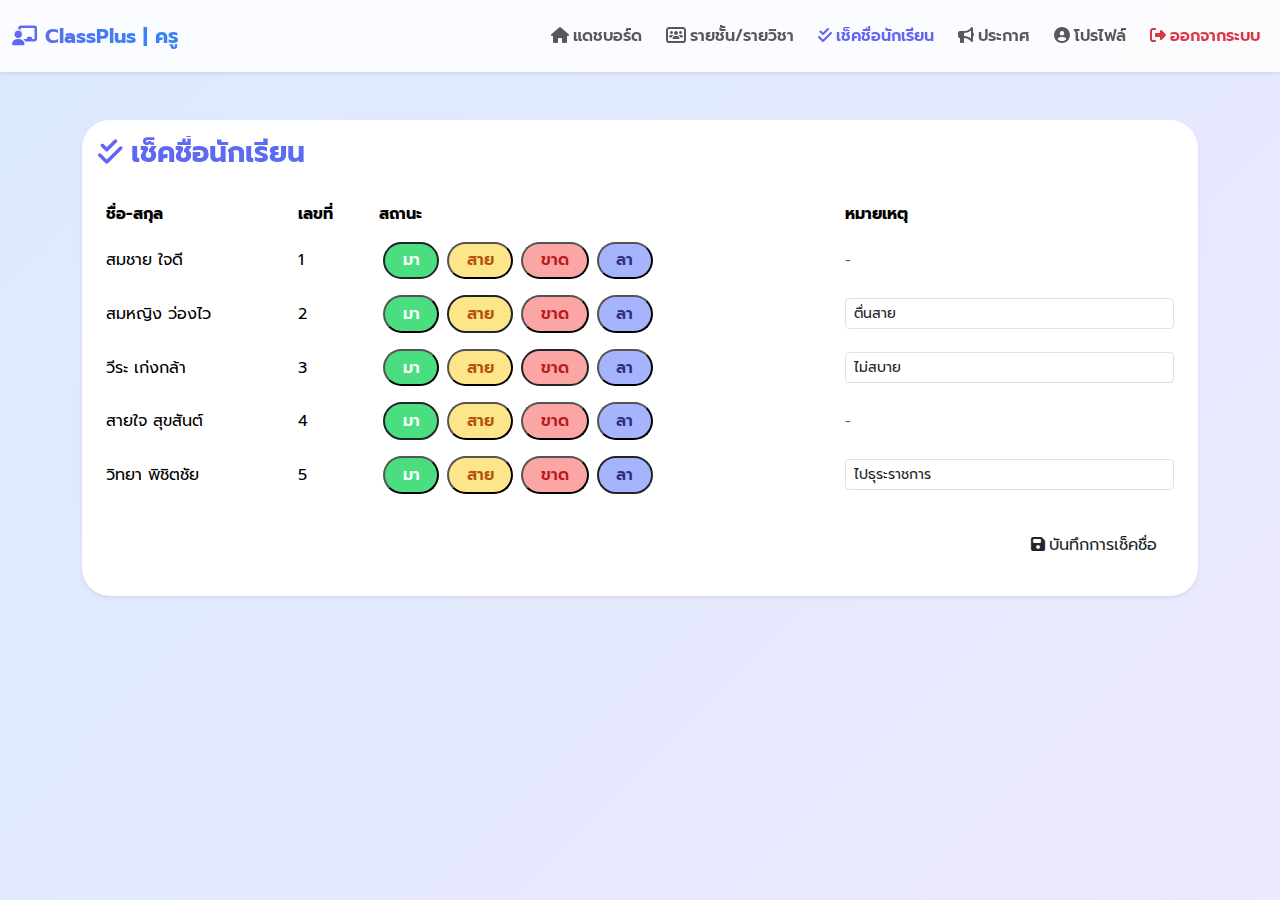
<file: teacher-attendance.html>
<!DOCTYPE html>
<html lang="th">

<head>
    <meta charset="UTF-8">
    <meta name="viewport" content="width=device-width, initial-scale=1">
    <title>ClassPlus | เช็คชื่อนักเรียน</title>
    <link href="https://cdn.jsdelivr.net/npm/bootstrap@5.3.3/dist/css/bootstrap.min.css" rel="stylesheet">
    <link href="https://fonts.googleapis.com/css2?family=Prompt:wght@400;600&display=swap" rel="stylesheet">
    <link href="assets/css/teacher-dashboard.css" rel="stylesheet">
    <link rel="stylesheet" href="https://cdnjs.cloudflare.com/ajax/libs/font-awesome/6.5.0/css/all.min.css" />
    <style>
        .attendance-btn {
            padding: 0.3em 1.1em;
            border-radius: 2em;
            font-weight: 600;
        }

        .attendance-btn[data-status="present"] {
            background: #4ade80;
            color: #fff;
        }

        .attendance-btn[data-status="late"] {
            background: #fde68a;
            color: #b45309;
        }

        .attendance-btn[data-status="absent"] {
            background: #fca5a5;
            color: #b91c1c;
        }

        .attendance-btn[data-status="leave"] {
            background: #a5b4fc;
            color: #312e81;
        }
    </style>
</head>

<body class="bg-soft-gradient">
    <!-- Navbar -->
    <nav class="navbar navbar-expand-lg navbar-light soft-navbar shadow-sm py-3">
        <div class="container-fluid">
            <a class="navbar-brand text-gradient fw-bold" href="#">
                <i class="fa-solid fa-chalkboard-user me-2"></i>ClassPlus | ครู
            </a>
            <button class="navbar-toggler" type="button" data-bs-toggle="collapse" data-bs-target="#navbarTeacher"
                aria-controls="navbarTeacher" aria-expanded="false" aria-label="Toggle navigation">
                <span class="navbar-toggler-icon"></span>
            </button>
            <div class="collapse navbar-collapse" id="navbarTeacher">
                <ul class="navbar-nav ms-auto mb-2 mb-lg-0 align-items-lg-center gap-lg-2">
                    <li class="nav-item">
                        <a class="nav-link" href="teacher-dashboard.html"><i
                                class="fa-solid fa-home me-1"></i>แดชบอร์ด</a>
                    </li>
                    <li class="nav-item">
                        <a class="nav-link" href="teacher-classes.html"><i
                                class="fa-solid fa-users-rectangle me-1"></i>รายชั้น/รายวิชา</a>
                    </li>
                    <li class="nav-item">
                        <a class="nav-link active" href="teacher-attendance.html"><i
                                class="fa-solid fa-check-double me-1"></i>เช็คชื่อนักเรียน</a>
                    </li>
                    <li class="nav-item">
                        <a class="nav-link" href="teacher-announcements.html"><i
                                class="fa-solid fa-bullhorn me-1"></i>ประกาศ</a>
                    </li>
                    <li class="nav-item">
                        <a class="nav-link" href="teacher-profile.html"><i
                                class="fa-solid fa-user-circle me-1"></i>โปรไฟล์</a>
                    </li>
                    <li class="nav-item">
                        <a class="nav-link text-danger" href="index.html"><i
                                class="fa-solid fa-right-from-bracket me-1"></i>ออกจากระบบ</a>
                    </li>
                </ul>
            </div>
        </div>
    </nav>

    <main class="container py-5">
        <div class="row">
            <div class="col-12">
                <div class="card soft-card shadow-sm">
                    <div class="card-body">
                        <h3 class="text-gradient fw-bold mb-4">
                            <i class="fa-solid fa-check-double me-2"></i>เช็คชื่อนักเรียน
                        </h3>
                        <div class="table-responsive">
                            <table class="table table-borderless align-middle mb-0" id="attendanceTable">
                                <thead>
                                    <tr>
                                        <th>ชื่อ-สกุล</th>
                                        <th>เลขที่</th>
                                        <th>สถานะ</th>
                                        <th>หมายเหตุ</th>
                                    </tr>
                                </thead>
                                <tbody>
                                    <!-- JS render -->
                                </tbody>
                            </table>
                        </div>
                        <div class="mt-4 text-end">
                            <button class="btn btn-gradient px-4" id="saveAttendance"><i
                                    class="fa-solid fa-floppy-disk me-1"></i>บันทึกการเช็คชื่อ</button>
                        </div>
                        <div id="saveStatus" class="mt-3"></div>
                    </div>
                </div>
            </div>
        </div>
    </main>
    <script src="https://cdn.jsdelivr.net/npm/bootstrap@5.3.3/dist/js/bootstrap.bundle.min.js"></script>
    <script src="assets/js/teacher-attendance.js"></script>
</body>

</html>
</file>
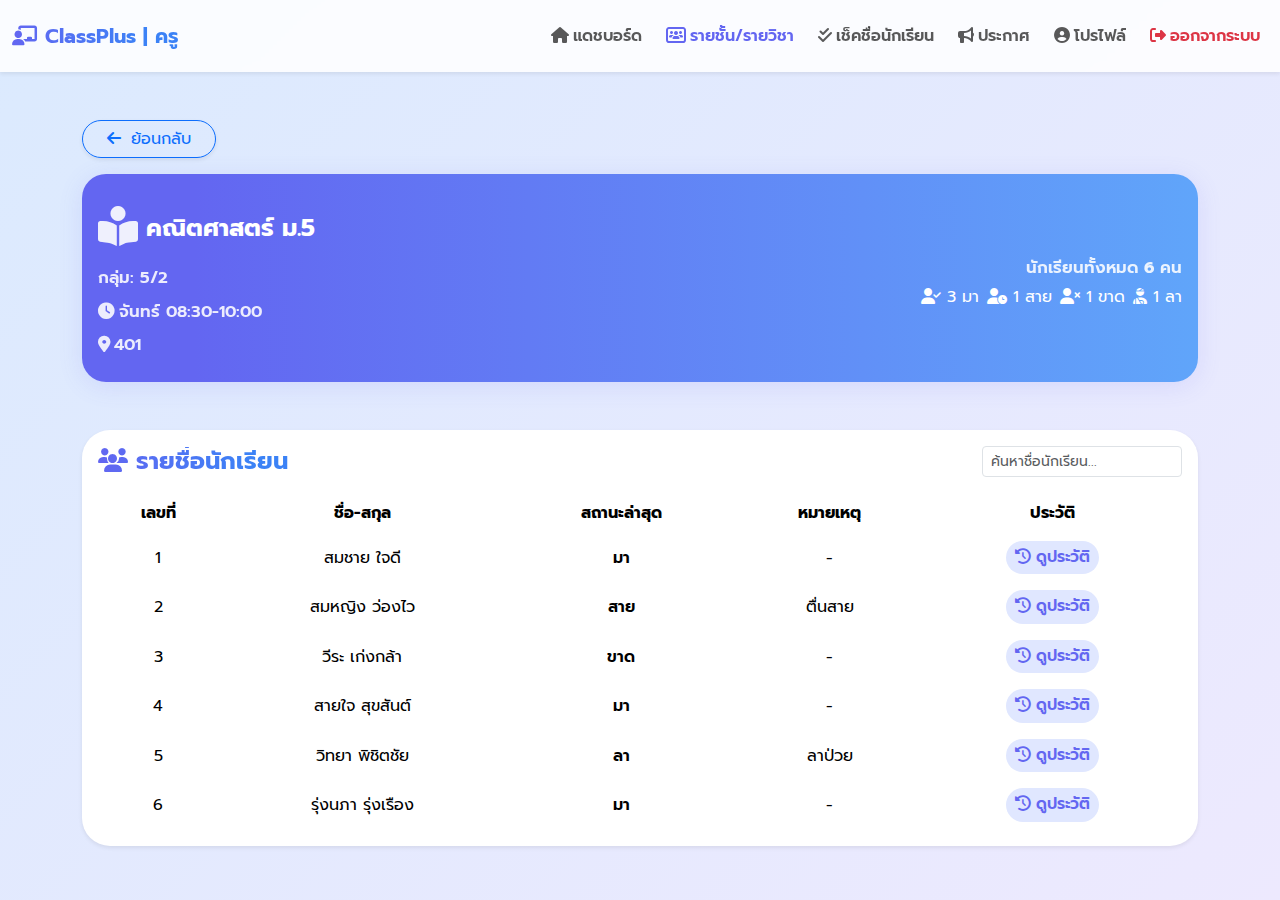
<file: teacher-class-detail.html>
<!DOCTYPE html>
<html lang="th">

<head>
    <meta charset="UTF-8">
    <meta name="viewport" content="width=device-width, initial-scale=1">
    <title>ClassPlus | รายละเอียดวิชา</title>
    <link href="https://cdn.jsdelivr.net/npm/bootstrap@5.3.3/dist/css/bootstrap.min.css" rel="stylesheet">
    <link href="https://fonts.googleapis.com/css2?family=Prompt:wght@400;600&display=swap" rel="stylesheet">
    <link href="assets/css/teacher-dashboard.css" rel="stylesheet">
    <link rel="stylesheet" href="https://cdnjs.cloudflare.com/ajax/libs/font-awesome/6.5.0/css/all.min.css" />
    <style>
        .summary-box {
            background: linear-gradient(90deg, #6366f1 10%, #60a5fa 100%);
            color: #fff;
            border-radius: 1.5rem;
            box-shadow: 0 4px 24px #6366f123;
            padding: 1.5em 1em;
            margin-bottom: 1.5em;
        }

        .summary-box .icon {
            font-size: 2.5em;
            opacity: .9;
        }

        .summary-label {
            font-size: 1.04em;
            margin-top: .5em;
            font-weight: 600;
            opacity: .88;
        }

        .table-student td,
        .table-student th {
            text-align: center;
            vertical-align: middle;
        }

        .student-status-present {
            color: #22c55e;
            font-weight: 600;
        }

        .student-status-absent {
            color: #ef4444;
            font-weight: 600;
        }

        .student-status-late {
            color: #f59e42;
            font-weight: 600;
        }

        .student-status-leave {
            color: #6366f1;
            font-weight: 600;
        }

        .btn-view-history {
            background: #e0e7ff;
            color: #6366f1;
            border-radius: 2em;
            font-weight: 600;
            font-size: .98em;
            transition: background .14s;
        }

        .btn-view-history:hover {
            background: #6366f1;
            color: #fff;
        }

        @media (max-width: 540px) {
            .summary-box {
                border-radius: 1em;
                padding: 1em .5em;
            }

            .table-student td,
            .table-student th {
                font-size: .95em;
            }
        }
    </style>
</head>

<body class="bg-soft-gradient">

    <!-- Navbar -->
    <nav class="navbar navbar-expand-lg navbar-light soft-navbar shadow-sm py-3">
        <div class="container-fluid">
            <a class="navbar-brand text-gradient fw-bold" href="#">
                <i class="fa-solid fa-chalkboard-user me-2"></i>ClassPlus | ครู
            </a>
            <button class="navbar-toggler" type="button" data-bs-toggle="collapse" data-bs-target="#navbarTeacher"
                aria-controls="navbarTeacher" aria-expanded="false" aria-label="Toggle navigation">
                <span class="navbar-toggler-icon"></span>
            </button>
            <div class="collapse navbar-collapse" id="navbarTeacher">
                <ul class="navbar-nav ms-auto mb-2 mb-lg-0 align-items-lg-center gap-lg-2">
                    <li class="nav-item">
                        <a class="nav-link" href="teacher-dashboard.html"><i
                                class="fa-solid fa-home me-1"></i>แดชบอร์ด</a>
                    </li>
                    <li class="nav-item">
                        <a class="nav-link active" href="teacher-classes.html"><i
                                class="fa-solid fa-users-rectangle me-1"></i>รายชั้น/รายวิชา</a>
                    </li>
                    <li class="nav-item">
                        <a class="nav-link" href="teacher-attendance.html"><i
                                class="fa-solid fa-check-double me-1"></i>เช็คชื่อนักเรียน</a>
                    </li>
                    <li class="nav-item">
                        <a class="nav-link" href="teacher-announcements.html"><i
                                class="fa-solid fa-bullhorn me-1"></i>ประกาศ</a>
                    </li>
                    <li class="nav-item">
                        <a class="nav-link" href="teacher-profile.html"><i
                                class="fa-solid fa-user-circle me-1"></i>โปรไฟล์</a>
                    </li>
                    <li class="nav-item">
                        <a class="nav-link text-danger" href="index.html"><i
                                class="fa-solid fa-right-from-bracket me-1"></i>ออกจากระบบ</a>
                    </li>
                </ul>
            </div>
        </div>
    </nav>

    <main class="container py-5">
        <div class="mb-3">
            <a href="teacher-classes.html" class="btn btn-outline-primary rounded-pill shadow-sm px-4">
                <i class="fa-solid fa-arrow-left me-1"></i> ย้อนกลับ
            </a>
        </div>
        <div class="row g-4">
            <div class="col-12">
                <div
                    class="summary-box d-flex flex-column flex-md-row align-items-md-center justify-content-between gap-3">
                    <div>
                        <div class="d-flex align-items-center gap-2 mb-2">
                            <span class="icon"><i class="fa-solid fa-book-open-reader"></i></span>
                            <span class="fs-4 fw-bold" id="subjectTitle">-</span>
                        </div>
                        <div class="summary-label" id="groupTitle">กลุ่ม: -</div>
                        <div class="summary-label" id="timeTitle"><i class="fa-solid fa-clock me-1"></i>-</div>
                        <div class="summary-label" id="roomTitle"><i class="fa-solid fa-location-dot me-1"></i>-</div>
                    </div>
                    <div class="text-end">
                        <div class="summary-label mb-1">
                            นักเรียนทั้งหมด <span class="fw-bold" id="studentCount">-</span> คน
                        </div>
                        <div class="d-flex gap-2 flex-wrap">
                            <div>
                                <i class="fa-solid fa-user-check"></i> <span id="stat-present">-</span> มา
                            </div>
                            <div>
                                <i class="fa-solid fa-user-clock"></i> <span id="stat-late">-</span> สาย
                            </div>
                            <div>
                                <i class="fa-solid fa-user-xmark"></i> <span id="stat-absent">-</span> ขาด
                            </div>
                            <div>
                                <i class="fa-solid fa-user-injured"></i> <span id="stat-leave">-</span> ลา
                            </div>
                        </div>
                    </div>
                </div>
            </div>
            <!-- รายชื่อนักเรียน -->
            <div class="col-12">
                <div class="card soft-card shadow-sm">
                    <div class="card-body">
                        <div class="d-flex align-items-center justify-content-between mb-3 flex-wrap gap-2">
                            <h4 class="fw-bold mb-0 text-gradient"><i class="fa-solid fa-users me-2"></i>รายชื่อนักเรียน
                            </h4>
                            <input class="form-control form-control-sm" style="max-width:200px;" id="searchStudent"
                                placeholder="ค้นหาชื่อนักเรียน...">
                        </div>
                        <div class="table-responsive">
                            <table class="table table-student align-middle table-borderless mb-0">
                                <thead>
                                    <tr>
                                        <th>เลขที่</th>
                                        <th>ชื่อ-สกุล</th>
                                        <th>สถานะล่าสุด</th>
                                        <th>หมายเหตุ</th>
                                        <th>ประวัติ</th>
                                    </tr>
                                </thead>
                                <tbody id="studentList">
                                    <!-- JS render -->
                                </tbody>
                            </table>
                        </div>
                        <div class="text-center text-muted py-3" id="noStudent" style="display:none;">
                            <i class="fa-solid fa-user-xmark me-1"></i> ไม่พบนักเรียนในรายวิชานี้
                        </div>
                    </div>
                </div>
            </div>
        </div>
    </main>

    <!-- Modal: ประวัติการเข้าเรียน -->
    <div class="modal fade" id="studentHistoryModal" tabindex="-1" aria-hidden="true">
        <div class="modal-dialog modal-dialog-centered">
            <div class="modal-content rounded-4">
                <div class="modal-header border-0">
                    <h5 class="modal-title text-gradient fw-bold">
                        <i class="fa-solid fa-clock-rotate-left me-1"></i>ประวัติการเข้าเรียน
                    </h5>
                    <button type="button" class="btn-close" data-bs-dismiss="modal" aria-label="ปิด"></button>
                </div>
                <div class="modal-body">
                    <div class="mb-2 fw-bold" id="modalStudentName"></div>
                    <div class="mb-3 text-muted small" id="modalStudentInfo"></div>
                    <div class="table-responsive">
                        <table class="table align-middle table-borderless mb-0">
                            <thead>
                                <tr>
                                    <th>วันที่</th>
                                    <th>สถานะ</th>
                                    <th>หมายเหตุ</th>
                                </tr>
                            </thead>
                            <tbody id="modalHistoryBody">
                                <!-- Rendered by JS -->
                            </tbody>
                        </table>
                    </div>
                    <div id="modalNoHistory" class="text-center text-muted py-3" style="display:none;">
                        <i class="fa-solid fa-face-meh-blank me-1"></i> ไม่มีประวัติการเข้าเรียน
                    </div>
                </div>
                <div class="modal-footer border-0">
                    <button type="button" class="btn btn-outline-primary rounded-pill px-4" data-bs-dismiss="modal">
                        <i class="fa-solid fa-arrow-left me-1"></i> ปิด
                    </button>
                </div>
            </div>
        </div>
    </div>

    <script src="https://cdn.jsdelivr.net/npm/bootstrap@5.3.3/dist/js/bootstrap.bundle.min.js"></script>
    <script src="assets/js/teacher-class-detail.js"></script>
</body>

</html>
</file>
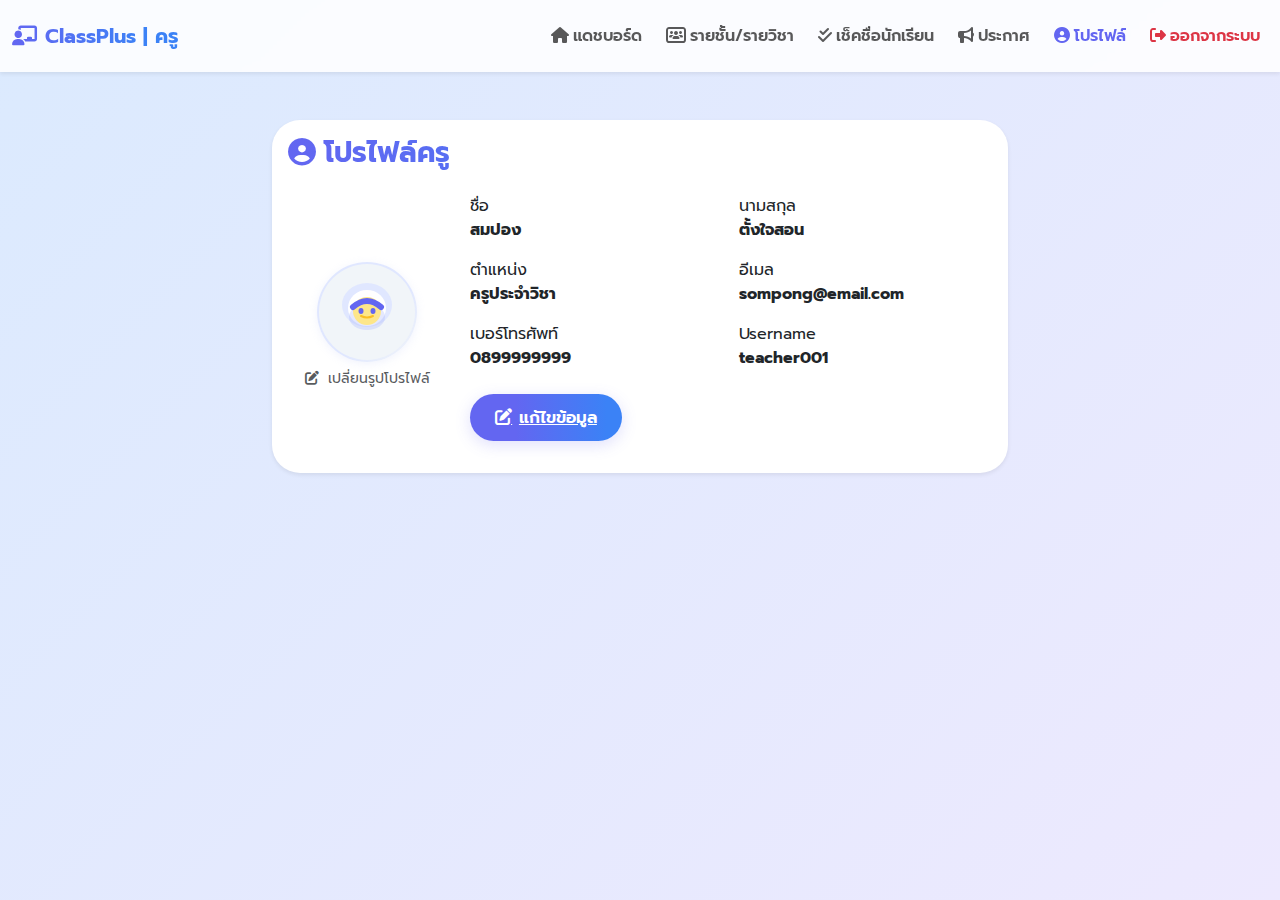
<file: teacher-profile.html>
<!DOCTYPE html>
<html lang="th">

<head>
    <meta charset="UTF-8">
    <meta name="viewport" content="width=device-width, initial-scale=1">
    <title>ClassPlus | โปรไฟล์ครู</title>
    <link href="https://cdn.jsdelivr.net/npm/bootstrap@5.3.3/dist/css/bootstrap.min.css" rel="stylesheet">
    <link href="https://fonts.googleapis.com/css2?family=Prompt:wght@400;600&display=swap" rel="stylesheet">
    <link href="assets/css/teacher-dashboard.css" rel="stylesheet">
    <link rel="stylesheet" href="https://cdnjs.cloudflare.com/ajax/libs/font-awesome/6.5.0/css/all.min.css" />
    <style>
        .avatar-svg {
            width: 100px;
            height: 100px;
            border-radius: 50%;
            background: linear-gradient(135deg, #e0e7ff 60%, #f1f5f9 100%);
            box-shadow: 0 2px 8px #b6c1f530;
            margin-bottom: 6px;
        }

        .edit-btn {
            display: inline-flex;
            align-items: center;
            gap: 0.4em;
            background: linear-gradient(90deg, #6366f1 30%, #3b82f6 90%);
            color: #fff !important;
            border: none;
            border-radius: 2em;
            font-weight: 600;
            padding: .65em 1.5em;
            font-size: 1.05em;
            box-shadow: 0 4px 16px #6366f133;
            transition: background 0.19s, box-shadow 0.19s, transform 0.13s;
        }

        .edit-btn:hover,
        .edit-btn:focus {
            background: linear-gradient(90deg, #3b82f6 30%, #6366f1 90%);
            box-shadow: 0 6px 22px #6366f12a;
            color: #fff;
            transform: translateY(-1px) scale(1.04);
            text-decoration: none;
        }
    </style>
</head>

<body class="bg-soft-gradient">
    <!-- Navbar -->
    <nav class="navbar navbar-expand-lg navbar-light soft-navbar shadow-sm py-3">
        <div class="container-fluid">
            <a class="navbar-brand text-gradient fw-bold" href="#">
                <i class="fa-solid fa-chalkboard-user me-2"></i>ClassPlus | ครู
            </a>
            <button class="navbar-toggler" type="button" data-bs-toggle="collapse" data-bs-target="#navbarTeacher"
                aria-controls="navbarTeacher" aria-expanded="false" aria-label="Toggle navigation">
                <span class="navbar-toggler-icon"></span>
            </button>
            <div class="collapse navbar-collapse" id="navbarTeacher">
                <ul class="navbar-nav ms-auto mb-2 mb-lg-0 align-items-lg-center gap-lg-2">
                    <li class="nav-item">
                        <a class="nav-link" href="teacher-dashboard.html"><i
                                class="fa-solid fa-home me-1"></i>แดชบอร์ด</a>
                    </li>
                    <li class="nav-item">
                        <a class="nav-link" href="teacher-classes.html"><i
                                class="fa-solid fa-users-rectangle me-1"></i>รายชั้น/รายวิชา</a>
                    </li>
                    <li class="nav-item">
                        <a class="nav-link" href="teacher-attendance.html"><i
                                class="fa-solid fa-check-double me-1"></i>เช็คชื่อนักเรียน</a>
                    </li>
                    <li class="nav-item">
                        <a class="nav-link" href="teacher-announcements.html"><i
                                class="fa-solid fa-bullhorn me-1"></i>ประกาศ</a>
                    </li>
                    <li class="nav-item">
                        <a class="nav-link active" href="teacher-profile.html"><i
                                class="fa-solid fa-user-circle me-1"></i>โปรไฟล์</a>
                    </li>
                    <li class="nav-item">
                        <a class="nav-link text-danger" href="index.html"><i
                                class="fa-solid fa-right-from-bracket me-1"></i>ออกจากระบบ</a>
                    </li>
                </ul>
            </div>
        </div>
    </nav>

    <main class="container py-5">
        <div class="row justify-content-center">
            <div class="col-lg-8">
                <div class="card soft-card shadow-sm">
                    <div class="card-body">
                        <h3 class="text-gradient fw-bold mb-4"><i class="fa-solid fa-user-circle me-2"></i>โปรไฟล์ครู
                        </h3>
                        <div class="row g-4 align-items-center">
                            <div class="col-md-3 text-center">
                                <!-- SVG Avatar -->
                                <span class="avatar-svg d-block mx-auto">
                                    <svg viewBox="0 0 100 100" width="100" height="100" fill="none">
                                        <circle cx="50" cy="50" r="48" fill="#f1f5f9" />
                                        <ellipse cx="50" cy="43" rx="25" ry="22" fill="#e0e7ff" />
                                        <ellipse cx="50" cy="46" rx="19" ry="18" fill="#fff" />
                                        <ellipse cx="50" cy="55" rx="18" ry="13" fill="#a5b4fc" fill-opacity=".30" />
                                        <!-- Face -->
                                        <ellipse cx="50" cy="49" rx="14" ry="14" fill="#fde68a" />
                                        <!-- Eyes -->
                                        <ellipse cx="44" cy="49" rx="2.5" ry="3" fill="#6366f1" />
                                        <ellipse cx="56" cy="49" rx="2.5" ry="3" fill="#6366f1" />
                                        <!-- Smile -->
                                        <path d="M44 54 Q50 57,56 54" stroke="#fbbf24" stroke-width="2" fill="none"
                                            stroke-linecap="round" />
                                        <!-- Hair -->
                                        <path d="M36 45 Q50 33,64 45" stroke="#6366f1" stroke-width="6"
                                            stroke-linecap="round" />
                                    </svg>
                                </span>
                                <div class="text-muted small mt-1">
                                    <i class="fa-solid fa-pen-to-square me-1"></i>
                                    เปลี่ยนรูปโปรไฟล์
                                </div>
                            </div>
                            <div class="col-md-9" id="profileSection">
                                <!-- ข้อมูลจะแสดงตรงนี้ด้วย JS -->
                            </div>
                        </div>
                    </div>
                </div>
            </div>
        </div>
    </main>
    <script src="https://cdn.jsdelivr.net/npm/bootstrap@5.3.3/dist/js/bootstrap.bundle.min.js"></script>
    <script src="assets/js/teacher-profile.js"></script>
</body>

</html>
</file>
<file: assets/css/style.css>
body,
html {
  font-family: "Prompt", Arial, sans-serif;
}

.bg-soft-gradient {
  background: linear-gradient(135deg, #dbeafe 0%, #ede9fe 100%);
  min-height: 100vh;
}

.soft-card {
  border: none;
  background: #fff;
  box-shadow: 0 8px 32px 0 rgba(91, 114, 238, 0.1),
    0 1.5px 5px rgba(99, 102, 241, 0.07);
  border-radius: 2.5rem;
}

.text-gradient {
  background: linear-gradient(90deg, #6366f1, #3b82f6 80%);
  -webkit-background-clip: text;
  -webkit-text-fill-color: transparent;
  background-clip: text;
}

.icon-circle {
  width: 56px;
  height: 56px;
  display: flex;
  align-items: center;
  justify-content: center;
  margin: 0 auto;
  border-radius: 50%;
  background: linear-gradient(135deg, #e0e7ff 20%, #a5b4fc 100%);
  box-shadow: 0 4px 20px #a5b4fc40;
}

.form-label {
  font-weight: 600;
}

.form-control,
.form-select {
  border-radius: 1rem;
  font-size: 1.05rem;
  background: #f8fafc;
  border: 1.5px solid #e5e7eb;
  transition: border-color 0.2s, box-shadow 0.2s;
}

.form-control:focus,
.form-select:focus {
  border-color: #6366f1;
  box-shadow: 0 0 0 0.15rem #a5b4fc35;
  background: #fff;
}

.btn-gradient {
  background: linear-gradient(90deg, #6366f1, #3b82f6 90%);
  color: #fff;
  border: none;
  border-radius: 2rem;
  font-weight: 600;
  transition: box-shadow 0.15s, background 0.18s;
}

.btn-gradient:hover {
  background: linear-gradient(90deg, #3b82f6, #6366f1 90%);
  box-shadow: 0 4px 12px #6366f12a;
  color: #fff;
}

@media (max-width: 540px) {
  .soft-card {
    padding: 1.25rem !important;
    border-radius: 1.2rem;
  }
}
</file>
<file: assets/css/student-dashboard.css>
body,
html {
  font-family: "Prompt", Arial, sans-serif;
}

.bg-soft-gradient {
  background: linear-gradient(135deg, #dbeafe 0%, #ede9fe 100%);
  min-height: 100vh;
}

.soft-navbar {
  background: rgba(255, 255, 255, 0.86);
  backdrop-filter: blur(4px);
}

.soft-card {
  border: none;
  background: #fff;
  border-radius: 1.75rem;
  box-shadow: 0 8px 32px 0 rgba(91, 114, 238, 0.1),
    0 1.5px 5px rgba(99, 102, 241, 0.07);
}

.text-gradient {
  background: linear-gradient(90deg, #6366f1, #3b82f6 80%);
  -webkit-background-clip: text;
  -webkit-text-fill-color: transparent;
  background-clip: text;
}

.card-header {
  background: transparent;
  border-bottom: none;
}

.navbar-brand,
.nav-link,
.dropdown-item {
  font-weight: 600;
}

.nav-link.active,
.nav-link:hover,
.dropdown-item:hover {
  color: #6366f1 !important;
}

.navbar .dropdown-menu {
  border-radius: 1rem;
}

.list-group-item {
  border: none;
  border-radius: 1rem;
  margin-bottom: 0.25rem;
  background: #f8fafc;
  font-size: 1.04rem;
}

.attendance-stat {
  padding: 0.7rem 0.3rem;
  border-radius: 1.2rem;
  background: linear-gradient(120deg, #f1f5f9 60%, #e0e7ff 100%);
  margin-bottom: 0.4rem;
  box-shadow: 0 2px 8px #b6c1f530;
}

.attendance-stat i {
  display: block;
  margin-bottom: 0.3rem;
}
.attendance-stat .count {
  font-size: 1.5rem;
  font-weight: 700;
  margin-bottom: 0.1rem;
}
.attendance-stat.absent {
  color: #ef4444;
}
.attendance-stat.late {
  color: #f59e42;
}
.attendance-stat.leave {
  color: #3b82f6;
}

.attendance-stat .label {
  font-size: 0.96rem;
  color: #64748b;
  font-weight: 600;
}

.table th,
.table td {
  font-size: 1.01rem;
  vertical-align: middle;
}

.table tr td .badge {
  font-size: 0.95rem;
  font-weight: 500;
  padding: 0.32em 0.8em;
}

@media (max-width: 540px) {
  .soft-card {
    border-radius: 1rem;
    padding: 1.1rem !important;
  }
  .attendance-stat {
    padding: 0.65rem 0.2rem;
  }
}
</file>
<file: assets/css/teacher-dashboard.css>
body,
html {
  font-family: "Prompt", Arial, sans-serif;
}
.bg-soft-gradient {
  background: linear-gradient(135deg, #dbeafe 0%, #ede9fe 100%);
  min-height: 100vh;
}
.soft-navbar {
  background: rgba(255, 255, 255, 0.86);
  backdrop-filter: blur(4px);
}
.soft-card {
  border: none;
  background: #fff;
  border-radius: 1.75rem;
  box-shadow: 0 8px 32px 0 rgba(91, 114, 238, 0.1),
    0 1.5px 5px rgba(99, 102, 241, 0.07);
}
.text-gradient {
  background: linear-gradient(90deg, #6366f1, #3b82f6 80%);
  -webkit-background-clip: text;
  -webkit-text-fill-color: transparent;
  background-clip: text;
}
.card-header {
  background: transparent;
  border-bottom: none;
}
.navbar-brand,
.nav-link,
.dropdown-item {
  font-weight: 600;
}
.nav-link.active,
.nav-link:hover,
.dropdown-item:hover {
  color: #6366f1 !important;
}
.navbar .dropdown-menu {
  border-radius: 1rem;
}
.list-group-item {
  border: none;
  border-radius: 1rem;
  margin-bottom: 0.25rem;
  background: #f8fafc;
  font-size: 1.04rem;
}
.stat-card .stat-title {
  font-size: 1.02em;
  color: #64748b;
  font-weight: 600;
  margin-bottom: 0.4em;
}
.stat-card .stat-value {
  font-size: 1.45em;
  font-weight: 700;
  color: #3b82f6;
  letter-spacing: 1px;
}
@media (max-width: 540px) {
  .soft-card {
    border-radius: 1rem;
    padding: 1.1rem !important;
  }
}
</file>
